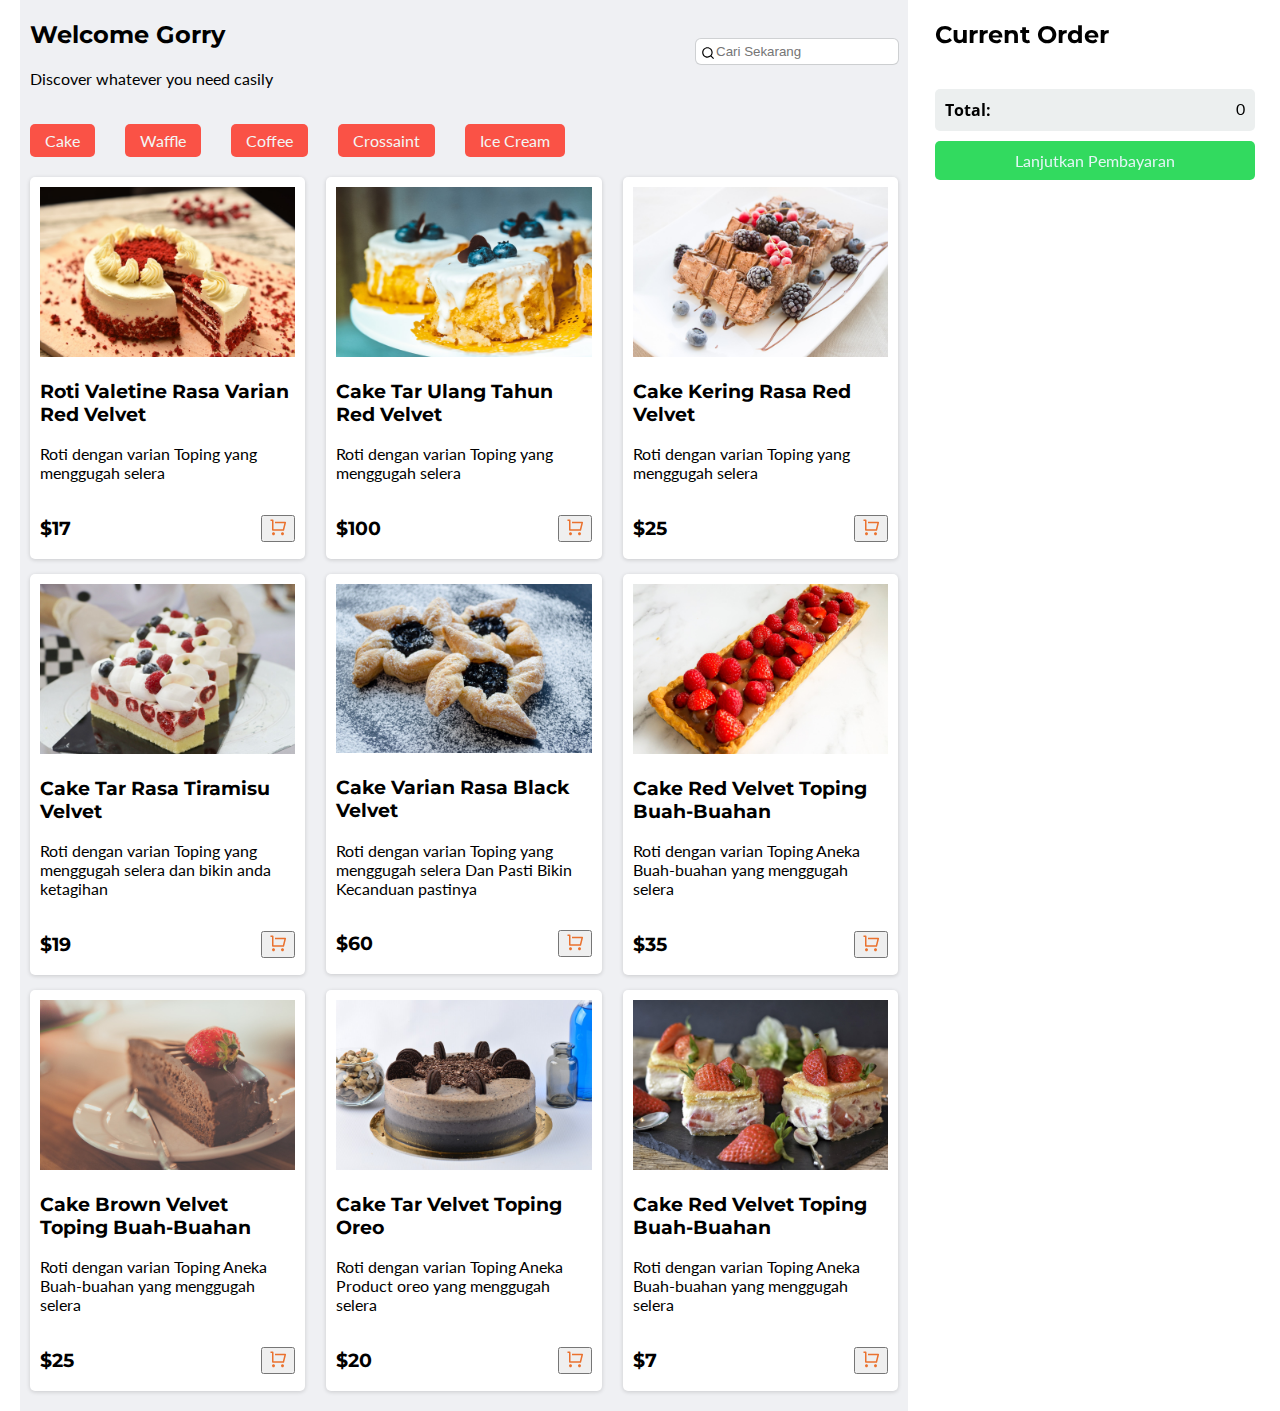
<file: index.html>
<!DOCTYPE html>
<html lang="en">

<head>
    <meta charset="UTF-8" />
    <meta name="viewport" content="width=device-width, initial-scale=1.0" />
    <link rel="stylesheet" href="./styles/global.css" />
    <link rel="stylesheet" href="./styles/index.css" />
    <title>Document</title>
</head>

<body>
    <div class="sidebar-coffee">
        <div class="currentOrder">
            <h2>Current Order</h2>
            <div class="order" id="order">

            </div>
            <div class="nota">

                <div>
                    <p><strong>Total:</strong></p>
                    <p id="total"><strong></strong></p>
                </div>
            </div>
            <button id="myBtn">Lanjutkan Pembayaran</button>
        </div>
        <div id="myModal" class="modal">

            <!-- Modal content -->
            <div class="modal-content">
                <span class="close">&times;</span>
                <h2>Lanjutkan Pembayaran</h2>
                <div class="lakukanPembayaran">
                    <input type="text" placeholder="Masukan uang anda" id="totalUang">
                </div>
                <div class="totalBelanja">
                    <p>Total Pembayaran</p>
                    <p id="totalHarga">$</p>
                </div>
                <div class="kembalianAnda">
                    <p>Total Kembalian Anda</p>
                    <p id="totalKembalian">$</p>
                </div>
                <div class="btn-class">
                    <!-- Trigger/Open The Modal -->
                    <button id="myClassBtn" onclick="cetakNota()">Cetak pembayaran</button>
                </div>
            </div>

        </div>
    </div>
    <div class="coffie-shop">
        <div class="container-1">
            <div>
                <h2>Welcome Gorry</h2>
                <p>Discover whatever you need casily</p>
            </div>
            <div class="search">
                <svg xmlns="http://www.w3.org/2000/svg" viewBox="0 0 24 24" width="14" height="14" fill="currentColor">
                    <path
                        d="M18.031 16.6168L22.3137 20.8995L20.8995 22.3137L16.6168 18.031C15.0769 19.263 13.124 20 11 20C6.032 20 2 15.968 2 11C2 6.032 6.032 2 11 2C15.968 2 20 6.032 20 11C20 13.124 19.263 15.0769 18.031 16.6168ZM16.0247 15.8748C17.2475 14.6146 18 12.8956 18 11C18 7.1325 14.8675 4 11 4C7.1325 4 4 7.1325 4 11C4 14.8675 7.1325 18 11 18C12.8956 18 14.6146 17.2475 15.8748 16.0247L16.0247 15.8748Z">
                    </path>
                </svg>
                <input type="text" title="pencarian" placeholder="Cari Sekarang" />
            </div>
        </div>
        <div class="menu">
            <a href="./index.html">Cake</a>
            <a href="./waffle.html">Waffle</a>
            <a href="./coffie.html">Coffee</a>
            <a href="">Crossaint</a>
            <a href="">Ice Cream</a>
        </div>
        <div class="container-cards">
            <div class="bungkus-1" id="makanan"></div>
        </div>
    </div>
    <script>
        document.addEventListener("DOMContentLoaded", () => {
            const index = fetch("./index.json");
            const card = document.getElementById("makanan");
            index.then((response) => {
                return response.json();
            })
                .then((data) => {
                    const products = data.products;
                    saveProductToLocalStorage(products);
                    card.innerHTML = getProducts(products);
                });
            const getProducts = (products) => {
                return products.map((product) => ` <div class="card" key="${product.id}">
        <img src="${product.img}" alt="" />
        <h3>${product.title}</h3>
        <p>
            ${product.description}
        </p>
        <div>
            <h3>$${product.price}</h3>
              <button id="masukKeranjang" onclick="addProductToCart(${product.id})"><svg xmlns="http://www.w3.org/2000/svg" viewBox="0 0 24 24" width="18" height="18" fill="rgba(234,113,46,1)"><path d="M4.00488 16V4H2.00488V2H5.00488C5.55717 2 6.00488 2.44772 6.00488 3V15H18.4433L20.4433 7H8.00488V5H21.7241C22.2764 5 22.7241 5.44772 22.7241 6C22.7241 6.08176 22.7141 6.16322 22.6942 6.24254L20.1942 16.2425C20.083 16.6877 19.683 17 19.2241 17H5.00488C4.4526 17 4.00488 16.5523 4.00488 16ZM6.00488 23C4.90031 23 4.00488 22.1046 4.00488 21C4.00488 19.8954 4.90031 19 6.00488 19C7.10945 19 8.00488 19.8954 8.00488 21C8.00488 22.1046 7.10945 23 6.00488 23ZM18.0049 23C16.9003 23 16.0049 22.1046 16.0049 21C16.0049 19.8954 16.9003 19 18.0049 19C19.1095 19 20.0049 19.8954 20.0049 21C20.0049 22.1046 19.1095 23 18.0049 23Z"></path></svg></button>
        </div>
      
    </div>`
                ).join("");
            };
            const panggil = getCardsFormLocalStorage();
            showSidebare(panggil);
        });
        // Add Product To Cart
        function addProductToCart(id) {
            const cards = getCardsFormLocalStorage();
            const produks = getProductFromLocalStorage();
            const productPilihan = produks.find((produk) => produk.id == id);
            const cardsPilihan = cards.some((card) => card.id == id)
            console.log(productPilihan)
            if (cardsPilihan) {
                counter += 1;
            }
            else {
                cards.push({ id: id, title: productPilihan.title, price: productPilihan.price, img: productPilihan.img, counter: 1, description: productPilihan.description });
            }
            saveCardsToLocalStorage(cards);
            showSidebare(cards);
        }
        function showSidebare(arg) {
            const order = document.getElementById("order");
            order.innerHTML = arg.map((product) => `  <div class="card" id="card" key="${product.id}">
          <div class="gambar">
            <img src="${product.img}" alt=""/>
          </div>
          <div class="text">           
              <strong id="title">${product.title}</strong>            
            <div class="harga">
              <strong>$${product.price}</strong>
              <div class="aksi">
                <button id="tambah" onclick="tambahJumlah(${product.id})">+</button>
                <p id="banyak">${product.counter}</p>
                <button id="kurang" onclick="kurangiJumlah(${product.id})">-</button>
              </div>
            </div>
          </div>
        </div>` ).join("");
            const carts = getCardsFormLocalStorage();
            totalHarga(carts);
        }

        // Function for add quantity
        function tambahJumlah(id) {
            const carts = getCardsFormLocalStorage();
            const products = carts.find((product) => product.id == id);
            if (products) {
                products.counter += 1;

            }
            totalHarga(carts);
            saveCardsToLocalStorage(carts);
            showSidebare(carts);
        }


        // Function for reduce quantity
        function kurangiJumlah(id) {
            const carts = getCardsFormLocalStorage();
            const products = carts.find((product) => product.id == id)
            if (products && products.counter > 0) {
                products.counter--;
                if (products.counter == 0) {
                    const index = carts.indexOf(products);
                    carts.splice(index, 1)
                }
            }
            totalHarga(carts);
            saveCardsToLocalStorage(carts);
            showSidebare(carts);
        }
        // function for total result
        function totalHarga(carts) {
            const total = carts.reduce((acc, product) => acc + product.price * product.counter, 0);
            document.getElementById("total").innerHTML = ` ${total}`
        }


        // fucntion for continue payment
        // Get the modal
        const modal = document.getElementById("myModal");

        // Get the button that opens the modal
        const btn = document.getElementById("myBtn");

        // Get the <span> element that closes the modal
        const span = document.getElementsByClassName("close")[0];

        // When the user clicks on the button, open the modal
        btn.onclick = function () {
            modal.style.display = "block";
        }

        // When the user clicks on <span> (x), close the modal
        span.onclick = function () {
            modal.style.display = "none";
        }

        // When the user clicks anywhere outside of the modal, close it
        window.onclick = function (event) {
            getTotalAkhir();
            if (event.target == modal) {
                modal.style.display = "none";
            }
        }
        // fuction for get the value for carts
        function getTotalAkhir() {
            const totalAkhirPembayaran = document.getElementById("totalHarga");
            const totalAkhirCarts = document.getElementById("total").textContent;
            totalAkhirPembayaran.textContent = totalAkhirCarts;
        }
        function cetakNota() {
            const getInput = parseFloat(document.getElementById("totalUang").value);
            const totalAkhirPembayaran = parseFloat(document.getElementById("totalHarga").textContent.replace("$", ""));
            const totalKembalian = document.getElementById("totalKembalian");
            const tampilKembalian = getInput - totalAkhirPembayaran;
            if (getInput < totalAkhirPembayaran) {
                alert(`Uang Anda Kurang ${tampilKembalian}`)
            }
            else {
                totalKembalian.textContent = ` ${tampilKembalian}`
            }
            console.log(tampilKembalian);
        }
        // Save Product To Local Storage
        function saveProductToLocalStorage(arg) {
            localStorage.setItem("products", JSON.stringify(arg));
        }
        // Get Product Form Local Storage
        function getProductFromLocalStorage() {
            const product = localStorage.getItem("products");
            return product ? JSON.parse(product) : [];
        }

        function saveCardsToLocalStorage(arg) {
            localStorage.setItem("cards", JSON.stringify(arg))
        }
        function getCardsFormLocalStorage() {
            const cards = localStorage.getItem("cards");
            return cards ? JSON.parse(cards) : [];
        }

    </script>
</body>

</html>
</file>
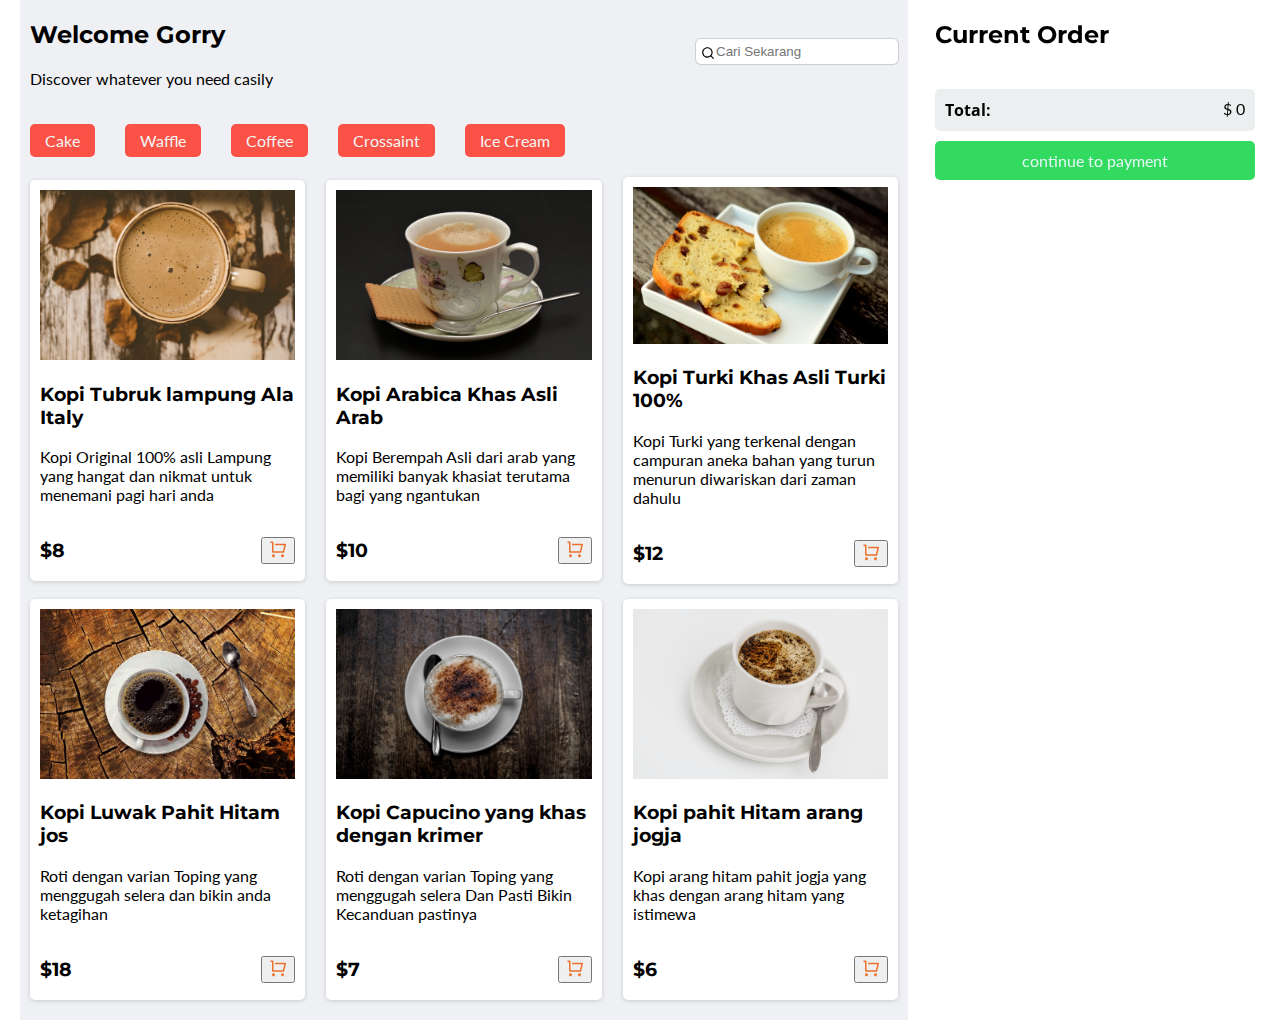
<file: coffie.html>
<!DOCTYPE html>
<html lang="en">

<head>
    <meta charset="UTF-8">
    <meta name="viewport" content="width=device-width, initial-scale=1.0">
    <link rel="stylesheet" href="./styles/global.css">
    <link rel="stylesheet" href="./styles/cofffie.css">
    <title>Document</title>
</head>

<body>
    <div class="sidebar-coffee">
        <div class="currentOrder">
            <h2>Current Order</h2>
            <div class="order" id="order">

            </div>
            <div class="nota">

                <div>
                    <p><strong>Total:</strong></p>
                    <p id="total"><strong></strong></p>
                </div>
            </div>
            <button class="pay">continue to payment</button>
        </div>
    </div>
    <div class="coffie-shop">
        <div class="container-1">
            <div>
                <h2>Welcome Gorry</h2>
                <p>Discover whatever you need casily</p>
            </div>
            <div class="search">
                <svg xmlns="http://www.w3.org/2000/svg" viewBox="0 0 24 24" width="14" height="14" fill="currentColor">
                    <path
                        d="M18.031 16.6168L22.3137 20.8995L20.8995 22.3137L16.6168 18.031C15.0769 19.263 13.124 20 11 20C6.032 20 2 15.968 2 11C2 6.032 6.032 2 11 2C15.968 2 20 6.032 20 11C20 13.124 19.263 15.0769 18.031 16.6168ZM16.0247 15.8748C17.2475 14.6146 18 12.8956 18 11C18 7.1325 14.8675 4 11 4C7.1325 4 4 7.1325 4 11C4 14.8675 7.1325 18 11 18C12.8956 18 14.6146 17.2475 15.8748 16.0247L16.0247 15.8748Z">
                    </path>
                </svg>
                <input type="text" title="pencarian" placeholder="Cari Sekarang" />
            </div>
        </div>
        <div class="menu">
            <a href="./index.html">Cake</a>
            <a href="./waffle.html">Waffle</a>
            <a href="./coffie.html">Coffee</a>
            <a href="">Crossaint</a>
            <a href="./ice-cream.html">Ice Cream</a>
        </div>
        <div class="container-cards">
            <div class="bungkus-1" id="makanan"></div>
        </div>
    </div>
    <script>
        document.addEventListener("DOMContentLoaded", () => {
            const index = fetch("./coffie.json");
            const card = document.getElementById("makanan");
            index.then((response) => {
                return response.json();
            })
                .then((data) => {
                    const products = data.products;
                    saveProductToLocalStorage(products);
                    card.innerHTML = getProducts(products);
                });
            const getProducts = (products) => {
                return products.map((product) => ` <div class="card" key="${product.id}">
        <img src="${product.img}" alt="" />
        <h3>${product.title}</h3>
        <p>
            ${product.description}
        </p>
        <div>
            <h3>$${product.price}</h3>
              <button id="masukKeranjang" onclick="addProductToCart(${product.id})"><svg xmlns="http://www.w3.org/2000/svg" viewBox="0 0 24 24" width="18" height="18" fill="rgba(234,113,46,1)"><path d="M4.00488 16V4H2.00488V2H5.00488C5.55717 2 6.00488 2.44772 6.00488 3V15H18.4433L20.4433 7H8.00488V5H21.7241C22.2764 5 22.7241 5.44772 22.7241 6C22.7241 6.08176 22.7141 6.16322 22.6942 6.24254L20.1942 16.2425C20.083 16.6877 19.683 17 19.2241 17H5.00488C4.4526 17 4.00488 16.5523 4.00488 16ZM6.00488 23C4.90031 23 4.00488 22.1046 4.00488 21C4.00488 19.8954 4.90031 19 6.00488 19C7.10945 19 8.00488 19.8954 8.00488 21C8.00488 22.1046 7.10945 23 6.00488 23ZM18.0049 23C16.9003 23 16.0049 22.1046 16.0049 21C16.0049 19.8954 16.9003 19 18.0049 19C19.1095 19 20.0049 19.8954 20.0049 21C20.0049 22.1046 19.1095 23 18.0049 23Z"></path></svg></button>
        </div>
      
    </div>`
                ).join("");
            };
            const panggil = getCardsFormLocalStorage();
            showSidebare(panggil);
        });
        // Add Product To Cart
        function addProductToCart(id) {
            const cards = getCardsFormLocalStorage();
            const produks = getProductFromLocalStorage();
            const productPilihan = produks.find((produk) => produk.id == id);
            const cardsPilihan = cards.some((card) => card.id == id)
            console.log(productPilihan)
            if (cardsPilihan) {
                counter += 1;
            }
            else {
                cards.push({ id: id, title: productPilihan.title, price: productPilihan.price, img: productPilihan.img, counter: 1, description: productPilihan.description });
            }
            saveCardsToLocalStorage(cards);
            showSidebare(cards);
        }
        function showSidebare(arg) {
            const order = document.getElementById("order");
            order.innerHTML = arg.map((product) => `  <div class="card" id="card" key="${product.id}">
          <div class="gambar">
            <img src="${product.img}" alt=""/>
          </div>
          <div class="text">           
              <strong id="title">${product.title}</strong>            
            <div class="harga">
              <strong>$${product.price}</strong>
              <div class="aksi">
                <button id="tambah" onclick="tambahJumlah(${product.id})">+</button>
                <p id="banyak">${product.counter}</p>
                <button id="kurang" onclick="kurangiJumlah(${product.id})">-</button>
              </div>
            </div>
          </div>
        </div>` ).join("");
            const carts = getCardsFormLocalStorage();
            totalHarga(carts);
        }

        // Function for add quantity
        function tambahJumlah(id) {
            const carts = getCardsFormLocalStorage();
            const products = carts.find((product) => product.id == id);
            if (products) {
                products.counter += 1;

            }
            totalHarga(carts);
            saveCardsToLocalStorage(carts);
            showSidebare(carts);
        }
        // Function for reduce quantity
        function kurangiJumlah(id) {
            const carts = getCardsFormLocalStorage();
            const products = carts.find((product) => product.id == id)
            if (products && products.counter > 0) {
                products.counter--;
                if (products.counter == 0) {
                    const index = carts.indexOf(products);
                    carts.splice(index, 1)
                }
            }
            totalHarga(carts);
            saveCardsToLocalStorage(carts);
            showSidebare(carts);
        }
        // function for total result
        function totalHarga(carts) {
            const total = carts.reduce((acc, product) => acc + product.price * product.counter, 0);
            document.getElementById("total").innerHTML = `$ ${total}`
        }
        // Save Product To Local Storage
        function saveProductToLocalStorage(arg) {
            localStorage.setItem("products", JSON.stringify(arg));
        }
        // Get Product Form Local Storage
        function getProductFromLocalStorage() {
            const product = localStorage.getItem("products");
            return product ? JSON.parse(product) : [];
        }

        function saveCardsToLocalStorage(arg) {
            localStorage.setItem("cards", JSON.stringify(arg))
        }
        function getCardsFormLocalStorage() {
            const cards = localStorage.getItem("cards");
            return cards ? JSON.parse(cards) : [];
        }

    </script>
</body>

</html>
</file>
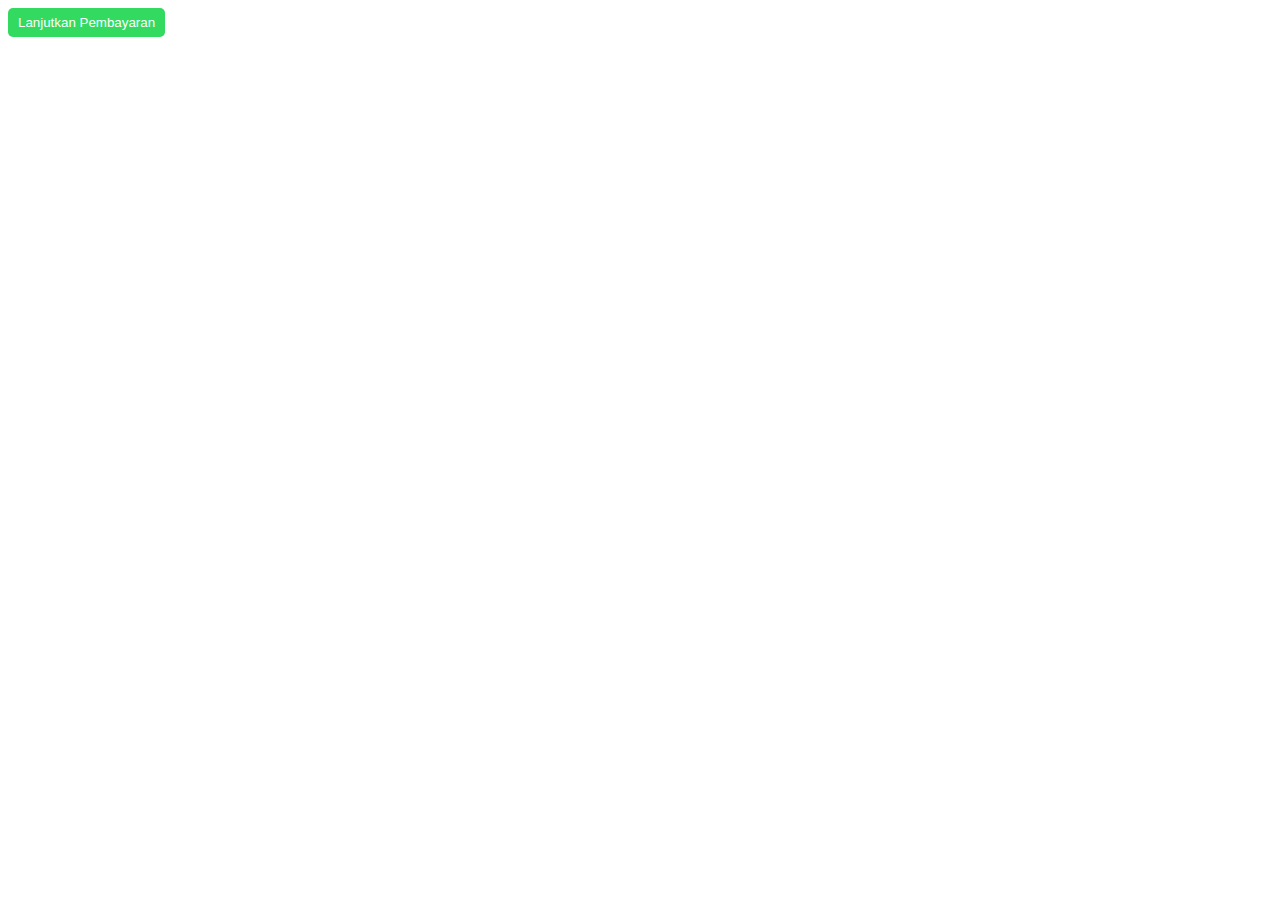
<file: continue-payment.html>
<!DOCTYPE html>
<html lang="en">

<head>
    <meta charset="UTF-8">
    <meta name="viewport" content="width=device-width, initial-scale=1.0">
    <title>Document</title>
</head>

<style>
    /* The Modal (background) */
    .modal {
        display: none;
        /* Hidden by default */
        position: fixed;
        /* Stay in place */
        z-index: 1;
        /* Sit on top */
        left: 0;
        top: 0;
        width: 100%;
        /* Full width */
        height: 100%;
        /* Full height */
        overflow: auto;
        /* Enable scroll if needed */
        background-color: rgb(0, 0, 0);
        /* Fallback color */
        background-color: rgba(0, 0, 0, 0.4);
        /* Black w/ opacity */
    }

    /* My BTN */
    #myBtn {
        background-color: #32da5f;
        color: #fefefe;
        border-radius: 5px;
        padding: 7px 10px;
        border: none;
    }

    /* Modal Content/Box */
    .modal-content {
        background-color: #fefefe;
        margin: 15% auto;
        /* 15% from the top and centered */
        padding: 20px;
        border: 1px solid #888;
        width: 80%;
        /* Could be more or less, depending on screen size */
    }

    /* My Modal */
    .modal-content p {
        margin: 10px 0px;
    }

    .btn-class button {
        background-color: #fa5246;
        border: none;
        padding: 7px;
        border-radius: 5px;
        color: #fefefe;
    }

    .btn-class button:hover {
        background-color: #ede7e7;
        color: black;
        cursor: pointer;
    }

    /* The Close Button */
    .close {
        color: #aaa;
        float: right;
        font-size: 28px;
        font-weight: bold;
    }

    .close:hover,
    .close:focus {
        color: black;
        text-decoration: none;
        cursor: pointer;
    }
</style>

<body>
    <!-- Trigger/Open The Modal -->
    <button id="myBtn">Lanjutkan Pembayaran</button>

    <!-- The Modal -->
    <div id="myModal" class="modal">

        <!-- Modal content -->
        <div class="modal-content">
            <span class="close">&times;</span>
            <h2>Lanjutkan Pembayaran</h2>
            <div class="lakukanPembayaran">
                <input type="text" placeholder="Masukan uang anda" id="totalUang">
            </div>
            <div class="totalBelanja">
                <p>Total Pembayaran</p>
                <p id="totalHarga">$</p>
            </div>
            <div class="kembalianAnda">
                <p>Total Kembalian Anda</p>
                <p id="TotalKembalian">$</p>
            </div>
            <div class="btn-class">
                <!-- Trigger/Open The Modal -->
                <button id="myClassBtn">Bayar</button>
            </div>
        </div>

    </div>


    <!-- The Modal -->

    <script>

        // Get the modal
        var modal = document.getElementById("myModal");

        // Get the button that opens the modal
        var btn = document.getElementById("myBtn");

        // Get the <span> element that closes the modal
        var span = document.getElementsByClassName("close")[0];

        // When the user clicks on the button, open the modal
        btn.onclick = function () {
            modal.style.display = "block";
        }

        // When the user clicks on <span> (x), close the modal
        span.onclick = function () {
            modal.style.display = "none";
        }

        // When the user clicks anywhere outside of the modal, close it
        window.onclick = function (event) {
            if (event.target == modal) {
                modal.style.display = "none";
            }
        }
    </script>
</body>

</html>
</file>
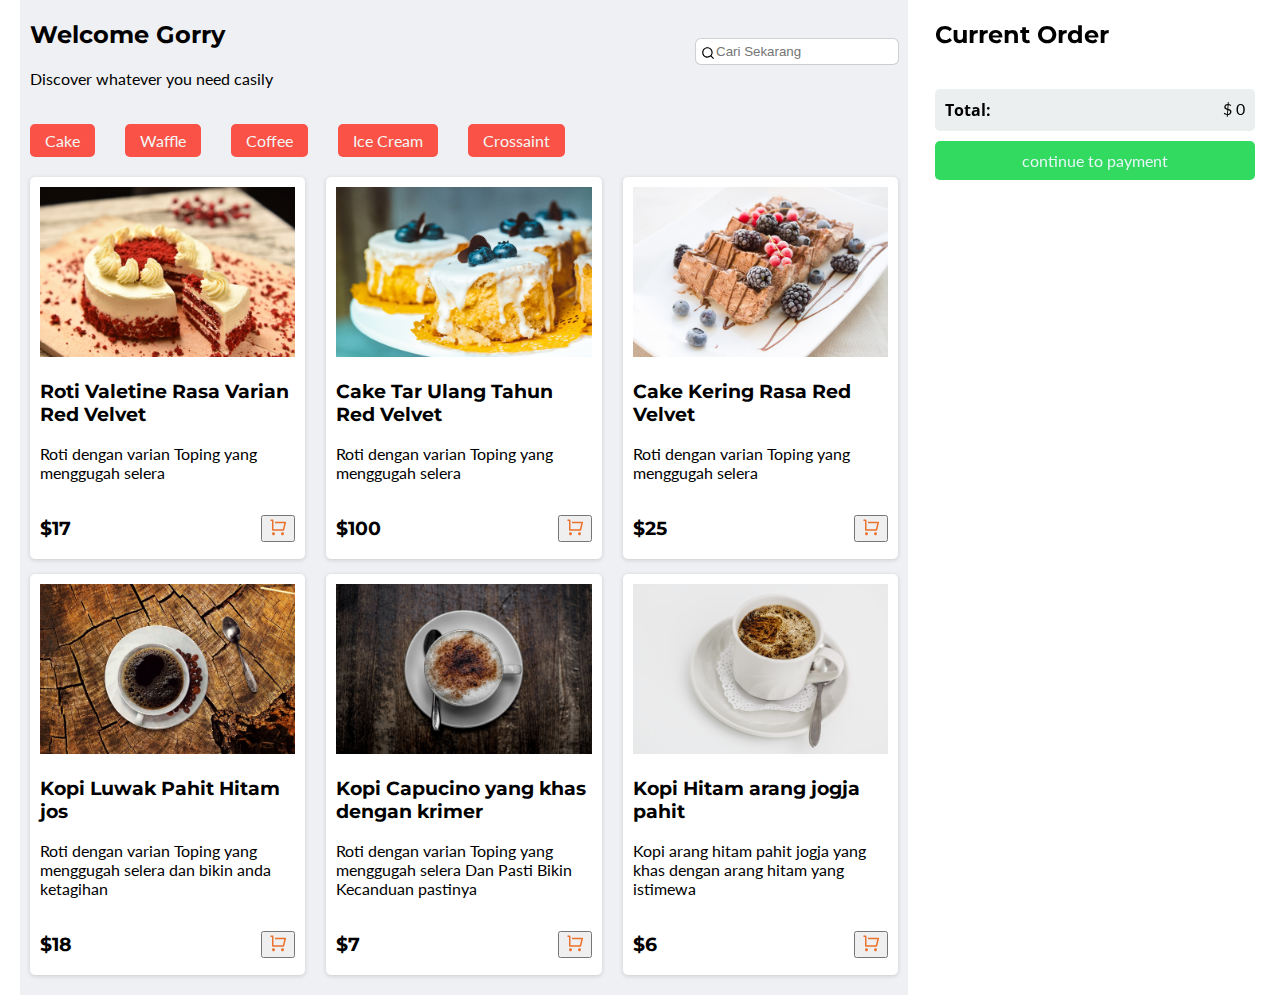
<file: ice-cream.html>
<!DOCTYPE html>
<html lang="en">
<head>
    <meta charset="UTF-8">
    <meta name="viewport" content="width=device-width, initial-scale=1.0">
    <link rel="stylesheet" href="./styles/ice-cream.css">
    <link rel="stylesheet" href="./styles/global.css">
    <title>Document</title>
</head>
<body>
    <div class="sidebar-coffee">
        <div class="currentOrder">
            <h2>Current Order</h2>
            <div class="order" id="order">

            </div>
            <div class="nota">

                <div>
                    <p><strong>Total:</strong></p>
                    <p id="total"><strong></strong></p>
                </div>
            </div>
            <button class="pay">continue to payment</button>
        </div>
    </div>
    <div class="coffie-shop">
        <div class="container-1">
            <div>
                <h2>Welcome Gorry</h2>
                <p>Discover whatever you need casily</p>
            </div>
            <div class="search">
                <svg xmlns="http://www.w3.org/2000/svg" viewBox="0 0 24 24" width="14" height="14" fill="currentColor">
                    <path
                        d="M18.031 16.6168L22.3137 20.8995L20.8995 22.3137L16.6168 18.031C15.0769 19.263 13.124 20 11 20C6.032 20 2 15.968 2 11C2 6.032 6.032 2 11 2C15.968 2 20 6.032 20 11C20 13.124 19.263 15.0769 18.031 16.6168ZM16.0247 15.8748C17.2475 14.6146 18 12.8956 18 11C18 7.1325 14.8675 4 11 4C7.1325 4 4 7.1325 4 11C4 14.8675 7.1325 18 11 18C12.8956 18 14.6146 17.2475 15.8748 16.0247L16.0247 15.8748Z">
                    </path>
                </svg>
                <input type="text" title="pencarian" placeholder="Cari Sekarang" />
            </div>
        </div>
        <div class="menu">
            <a href="./index.html">Cake</a>
            <a href="./waffle.html">Waffle</a>
            <a href="./coffie.html">Coffee</a>           
            <a href="./ice-cream.html">Ice Cream</a>
            <a href="">Crossaint</a>
        </div>
        <div class="container-cards">
            <div class="bungkus-1" id="makanan"></div>
        </div>
    </div>
    <script>
        document.addEventListener("DOMContentLoaded", () => {
            const index = fetch("./ice-cream.json");
            const card = document.getElementById("makanan");
            index.then((response) => {
                return response.json();
            })
                .then((data) => {
                    const products = data.products;
                    saveProductToLocalStorage(products);
                    card.innerHTML = getProducts(products);
                });
            const getProducts = (products) => {
                return products.map((product) => ` <div class="card" key="${product.id}">
        <img src="${product.img}" alt="" />
        <h3>${product.title}</h3>
        <p>
            ${product.description}
        </p>
        <div>
            <h3>$${product.price}</h3>
              <button id="masukKeranjang" onclick="addProductToCart(${product.id})"><svg xmlns="http://www.w3.org/2000/svg" viewBox="0 0 24 24" width="18" height="18" fill="rgba(234,113,46,1)"><path d="M4.00488 16V4H2.00488V2H5.00488C5.55717 2 6.00488 2.44772 6.00488 3V15H18.4433L20.4433 7H8.00488V5H21.7241C22.2764 5 22.7241 5.44772 22.7241 6C22.7241 6.08176 22.7141 6.16322 22.6942 6.24254L20.1942 16.2425C20.083 16.6877 19.683 17 19.2241 17H5.00488C4.4526 17 4.00488 16.5523 4.00488 16ZM6.00488 23C4.90031 23 4.00488 22.1046 4.00488 21C4.00488 19.8954 4.90031 19 6.00488 19C7.10945 19 8.00488 19.8954 8.00488 21C8.00488 22.1046 7.10945 23 6.00488 23ZM18.0049 23C16.9003 23 16.0049 22.1046 16.0049 21C16.0049 19.8954 16.9003 19 18.0049 19C19.1095 19 20.0049 19.8954 20.0049 21C20.0049 22.1046 19.1095 23 18.0049 23Z"></path></svg></button>
        </div>
      
    </div>`
                ).join("");
            };
            const panggil = getCardsFormLocalStorage();
            showSidebare(panggil);
        });
        // Add Product To Cart
        function addProductToCart(id) {
            const cards = getCardsFormLocalStorage();
            const produks = getProductFromLocalStorage();
            const productPilihan = produks.find((produk) => produk.id == id);
            const cardsPilihan = cards.some((card) => card.id == id)
            console.log(productPilihan)
            if (cardsPilihan) {
                counter += 1;
            }
            else {
                cards.push({ id: id, title: productPilihan.title, price: productPilihan.price, img: productPilihan.img, counter: 1, description: productPilihan.description });
            }
            saveCardsToLocalStorage(cards);
            showSidebare(cards);
        }
        function showSidebare(arg) {
            const order = document.getElementById("order");
            order.innerHTML = arg.map((product) => `  <div class="card" id="card" key="${product.id}">
          <div class="gambar">
            <img src="${product.img}" alt=""/>
          </div>
          <div class="text">           
              <strong id="title">${product.title}</strong>            
            <div class="harga">
              <strong>$${product.price}</strong>
              <div class="aksi">
                <button id="tambah" onclick="tambahJumlah(${product.id})">+</button>
                <p id="banyak">${product.counter}</p>
                <button id="kurang" onclick="kurangiJumlah(${product.id})">-</button>
              </div>
            </div>
          </div>
        </div>` ).join("");
            const carts = getCardsFormLocalStorage();
            totalHarga(carts);
        }

        // Function for add quantity
        function tambahJumlah(id) {
            const carts = getCardsFormLocalStorage();
            const products = carts.find((product) => product.id == id);
            if (products) {
                products.counter += 1;

            }
            totalHarga(carts);
            saveCardsToLocalStorage(carts);
            showSidebare(carts);
        }
        // Function for reduce quantity
        function kurangiJumlah(id) {
            const carts = getCardsFormLocalStorage();
            const products = carts.find((product) => product.id == id)
            if (products && products.counter > 0) {
                products.counter--;
                if (products.counter == 0) {
                    const index = carts.indexOf(products);
                    carts.splice(index, 1)
                }
            }
            totalHarga(carts);
            saveCardsToLocalStorage(carts);
            showSidebare(carts);
        }
        // function for total result
        function totalHarga(carts) {
            const total = carts.reduce((acc, product) => acc + product.price * product.counter, 0);
            document.getElementById("total").innerHTML = `$ ${total}`
        }
        // Save Product To Local Storage
        function saveProductToLocalStorage(arg) {
            localStorage.setItem("products", JSON.stringify(arg));
        }
        // Get Product Form Local Storage
        function getProductFromLocalStorage() {
            const product = localStorage.getItem("products");
            return product ? JSON.parse(product) : [];
        }

        function saveCardsToLocalStorage(arg) {
            localStorage.setItem("cards", JSON.stringify(arg))
        }
        function getCardsFormLocalStorage() {
            const cards = localStorage.getItem("cards");
            return cards ? JSON.parse(cards) : [];
        }

    </script>
</body>
</html>
</file>
<file: styles/global.css>
@import url("https://fonts.googleapis.com/css2?family=Lato:ital,wght@0,100;0,300;0,400;0,700;0,900;1,100;1,300;1,400;1,700;1,900&display=swap");
@import url("https://fonts.googleapis.com/css2?family=Montserrat:ital,wght@0,100..900;1,100..900&display=swap");
@import url("https://fonts.googleapis.com/css2?family=Open+Sans:ital,wght@0,300..800;1,300..800&display=swap");

:root {
  --font-paragraf: "Lato", sans-serif;
  --font-subjudul: "Open Sans", sans-serif;
  --font-judul: "Montserrat", sans-serif;
}

h1,
h2,
h3 {
    font-family: var(--font-judul);
}

h4,
h5,
h6,
strong {
    font-family: var(--font-subjudul);
}

p, a, button {
    font-family: var(--font-paragraf);
}
</file>
<file: styles/index.css>
body {
  margin: 0px;
  padding: 0px 20px;
  box-sizing: border-box;
  display: flex;
  flex-direction: row;
  width: 100%;
  gap: 0px;
}
.coffie-shop {
  width: 70%;
  padding: 0px 10px;
  background-color: #eff0f3;
}
.sidebar-coffee {
  width: 25%;
  position: fixed;
  right: 25px;
}
.container-1 {
  display: flex;
  align-items: center;
  justify-content: space-between;
}
.container-1 .search {
  position: relative;
  display: flex;
  align-items: center;
  gap: 10px;
}
.container-1 .search input {
  padding: 5px;
  border-radius: 5px;
  padding-left: 20px;
  border: none;
  box-shadow: rgba(0, 0, 0, 0.02) 0px 1px 3px 0px,
    rgba(27, 31, 35, 0.15) 0px 0px 0px 1px;
}
.container-1 .search svg {
  position: absolute;
  left: 5px;
  top: 7px;
}
.menu {
  margin: 20px 0px;
  display: flex;
  gap: 30px;
}
.menu a {
  padding: 7px 15px;
  border-radius: 5px;
  text-decoration: none;
  background-color: #fa5246;
  color: #f2f7f5;
}
.menu a:hover {
  background-color: #ffffff;
  color: rgb(4, 4, 4);
  cursor: pointer;
}
.container-cards {
  display: flex;
  flex-direction: column;
  width: 100%;
  gap: 20px;
}
.container-cards .bungkus-1 {
  display: flex;
  justify-content: space-between;
  flex-wrap: wrap;
  align-items: center;
  gap: 15px;
  width: 100%;
  padding-bottom: 20px;
}
.bungkus-1 .card {
  width: 29.4%;
  box-shadow: rgba(0, 0, 0, 0.16) 0px 1px 4px;
  padding: 10px 10px 0px 10px;
  border-radius: 5px;
  background-color: #ffffff;
}

.bungkus-1 .card div {
  display: flex;
  align-items: center;
  justify-content: space-between;
}
.card img {
  width: 100%;
}
.card div {
  display: flex;
  align-items: center;
  margin: 0px;
}
.currentOrder {
  width: 100%;
  display: flex;
  flex-direction: column;
  justify-content: space-between;
}
.currentOrder .order {
  display: flex;
  flex-direction: column;
  gap: 10px;
}
.currentOrder .order .card {
  width: 96%;
  display: flex;
  align-items: center;
  padding: 5px;
  border-radius: 5px;
}
.currentOrder .card .gambar {
  width: 45%;
  height: 100%;
}
.currentOrder .order .gambar img {
  border-radius: 5px;
  width: 100%;
}
.order {
  max-height: 250px;
  overflow-y: auto;
  width: 100%;
}
.order .card {
  display: flex;
  gap: 10px;
  margin: 0px;
  box-shadow: rgba(0, 0, 0, 0.16) 0px 1px 4px;
}
.order .card .text {
  width: 90%;
  display: flex;
  flex-direction: column;
  gap: 10px;
}
.order .card .text p {
  margin: 0px;
  padding: 0px;
  font-size: medium;
}
.order .card .text .harga {
  display: flex;
  width: 100%;
  justify-content: space-between;
}
.order .card .text .aksi {
  display: flex;
  gap: 4px;
  justify-content: space-between;
  right: 20px;
}
.order .card .text .aksi button {
  background-color: #fa5246;
  color: #e3f6f5;
  border: none;
  border-radius: 5px;
}
.nota {
  margin-top: 20px;
  display: flex;
  flex-direction: column;
  background-color: #ecefef;
  border-radius: 5px;
  padding: 5px;
}
.nota p {
  margin: 5px;
}
.nota div {
  display: flex;
  justify-content: space-between;
}

/* Continue To payment */
.modal {
  display: none; /* Hidden by default */
  position: fixed; /* Stay in place */
  z-index: 1; /* Sit on top */
  left: 0;
  top: 0;
  width: 100%; /* Full width */
  height: 100%; /* Full height */
  overflow: hidden; /* Enable scroll if needed */
  background-color: rgb(0, 0, 0); /* Fallback color */
  background-color: rgba(0, 0, 0, 0.4); /* Black w/ opacity */
}
/* My BTN */
#myBtn {
  background-color: #32da5f;
  color: #e3f6f5;
  border-radius: 5px;
  font-size: medium;
  padding: 10px;
  border: none; 
  margin-top: 10px;
}

/* Modal Content/Box */
.modal-content {
  background-color: #fefefe;
  margin: 15% auto;
  padding: 10px 20px 20px 20px;
  border: 1px solid #888;
  width: 30%;
}
.modal-content .lakukanPembayaran input {
  padding: 7px;
  border: 1px solid black;
}
/* My Modal */
.modal-content p {
  margin: 10px 0px;
}

.btn-class button {
  background-color: #fa5246;
  border: none;
  padding: 7px;
  border-radius: 5px;
  color: #fefefe;
}

.btn-class button:hover {
  background-color: #ede7e7;
  color: black;
  cursor: pointer;
}

/* The Close Button */
.close {
  color: #aaa;
  float: right;
  font-size: 28px;
  font-weight: bold;
}

.close:hover,
.close:focus {
  color: black;
  text-decoration: none;
  cursor: pointer;
}
</file>
<file: styles/cofffie.css>
body {
    margin: 0px;
    padding: 0px 20px;
    box-sizing: border-box;
    display: flex;
    flex-direction: row;
    width: 100%;
    gap: 0px;
  }
  .coffie-shop {
    width: 70%;
    padding: 0px 10px;
    background-color: #eff0f3;
  }
  .sidebar-coffee {
    width: 25%;
    position: fixed;
    right: 25px;
  }
  .container-1 {
    display: flex;
    align-items: center;
    justify-content: space-between;
  }
  .container-1 .search {
    position: relative;
    display: flex;
    align-items: center;
    gap: 10px;
  }
  .container-1 .search input {
    padding: 5px;
    border-radius: 5px;
    padding-left: 20px;
    border: none;
    box-shadow: rgba(0, 0, 0, 0.02) 0px 1px 3px 0px,
      rgba(27, 31, 35, 0.15) 0px 0px 0px 1px;
  }
  .container-1 .search svg {
    position: absolute;
    left: 5px;
    top: 7px;
  }
  .menu {
    margin: 20px 0px;
    display: flex;
    gap: 30px;
  }
  .menu a {
    padding: 7px 15px;
    border-radius: 5px;
    text-decoration: none;
    background-color: #fa5246;
    color: #f2f7f5;
  }
  .menu a:hover {
    background-color: #ffffff;
    color: rgb(4, 4, 4);
    cursor: pointer;
  }
  .container-cards {
    display: flex;
    flex-direction: column;
    width: 100%;
    gap: 20px;
  }
  .container-cards .bungkus-1 {
    display: flex;
    justify-content: space-between;
    flex-wrap: wrap;
    align-items: center;
    gap: 15px;
    width: 100%;
    padding-bottom: 20px;
  }
  .bungkus-1 .card {
    width: 29.4%;
    box-shadow: rgba(0, 0, 0, 0.16) 0px 1px 4px;
    padding: 10px 10px 0px 10px;
    border-radius: 5px;
    background-color: #ffffff;
  }
  .bungkus-1 .card div {
    display: flex;
    align-items: center;
    justify-content: space-between;
  }
  .card img {
    width: 100%;
  }
  .card div {
    display: flex;
    align-items: center;
    margin: 0px;
  }
  .currentOrder {
    width: 100%;
    display: flex;
    flex-direction: column;
    justify-content: space-between;
  }
  .currentOrder .order {
    display: flex;
    flex-direction: column;
    gap: 10px;
  }
  .currentOrder .order .card {
    width: 96%;
    display: flex;
    align-items: center;
    padding: 5px;
    border-radius: 5px;
  }
  .currentOrder .card .gambar {
    width: 45%;
    height: 100%;
  }
  .currentOrder .order .gambar img {
    border-radius: 5px;
    width: 100%;
  }
  .order {
    max-height: 250px;
    overflow-y: auto;
    width: 100%;
  }
  .order .card {
    display: flex;
    gap: 10px;
    margin: 0px;
    box-shadow: rgba(0, 0, 0, 0.16) 0px 1px 4px;
    width: 90%;
  }
  .order .card .text {
    width: 90%;
    display: flex;
    flex-direction: column;
    gap: 10px;
  }
  .order .card .text p {
    margin: 0px;
    padding: 0px;
    font-size: medium;
  }
  .order .card .text .harga {
    display: flex;
    width: 100%;
    justify-content: space-between;
  }
  .order .card .text .aksi {
    display: flex;
    gap: 4px;
    justify-content: space-between;
    right: 20px;
  }
  .order .card .text .aksi button {
    background-color: #fa5246;
    color: #e3f6f5;
    border: none;
    border-radius: 5px;
  }
  .nota {
    margin-top: 20px;
    display: flex;
    flex-direction: column;
    background-color: #ecefef;
    border-radius: 5px;
    padding: 5px;
  }
  .nota p {
    margin: 5px;
  }
  .nota div {
    display: flex;
    justify-content: space-between;
  }
  .currentOrder .pay {
    background-color: #32da5f;
    border: none;
    color: #e3f6f5;
    font-size: medium;
    border-radius: 5px;
    padding: 10px;
    margin-top: 10px;
  }
</file>
<file: styles/ice-cream.css>
body {
    margin: 0px;
    padding: 0px 20px;
    box-sizing: border-box;
    display: flex;
    flex-direction: row;
    width: 100%;
    gap: 0px;
  }
  .coffie-shop {
    width: 70%;
    padding: 0px 10px;
    background-color: #eff0f3;
  }
  .sidebar-coffee {
    width: 25%;
    position: fixed;
    right: 25px;
  }
  .container-1 {
    display: flex;
    align-items: center;
    justify-content: space-between;
  }
  .container-1 .search {
    position: relative;
    display: flex;
    align-items: center;
    gap: 10px;
  }
  .container-1 .search input {
    padding: 5px;
    border-radius: 5px;
    padding-left: 20px;
    border: none;
    box-shadow: rgba(0, 0, 0, 0.02) 0px 1px 3px 0px,
      rgba(27, 31, 35, 0.15) 0px 0px 0px 1px;
  }
  .container-1 .search svg {
    position: absolute;
    left: 5px;
    top: 7px;
  }
  .menu {
    margin: 20px 0px;
    display: flex;
    gap: 30px;
  }
  .menu a {
    padding: 7px 15px;
    border-radius: 5px;
    text-decoration: none;
    background-color: #fa5246;
    color: #f2f7f5;
  }
  .menu a:hover {
    background-color: #ffffff;
    color: rgb(4, 4, 4);
    cursor: pointer;
  }
  .container-cards {
    display: flex;
    flex-direction: column;
    width: 100%;
    gap: 20px;
  }
  .container-cards .bungkus-1 {
    display: flex;
    justify-content: space-between;
    flex-wrap: wrap;
    align-items: center;
    gap: 15px;
    width: 100%;
    padding-bottom: 20px;
  }
  .bungkus-1 .card {
    width: 29.4%;
    box-shadow: rgba(0, 0, 0, 0.16) 0px 1px 4px;
    padding: 10px 10px 0px 10px;
    border-radius: 5px;
    background-color: #ffffff;
  }
  .bungkus-1 .card div {
    display: flex;
    align-items: center;
    justify-content: space-between;
  }
  .card img {
    width: 100%;
  }
  .card div {
    display: flex;
    align-items: center;
    margin: 0px;
  }
  .currentOrder {
    width: 100%;
    display: flex;
    flex-direction: column;
    justify-content: space-between;
  }
  .currentOrder .order {
    display: flex;
    flex-direction: column;
    gap: 10px;
  }
  .currentOrder .order .card {
    width: 96%;
    display: flex;
    align-items: center;
    padding: 5px;
    border-radius: 5px;
  }
  .currentOrder .card .gambar {
    width: 45%;
    height: 100%;
  }
  .currentOrder .order .gambar img {
    border-radius: 5px;
    width: 100%;
  }
  .order {
    max-height: 250px;
    overflow-y: auto;
    width: 100%;
  }
  .order .card {
    display: flex;
    gap: 10px;
    margin: 0px;
    box-shadow: rgba(0, 0, 0, 0.16) 0px 1px 4px;
    width: 90%;
  }
  .order .card .text {
    width: 90%;
    display: flex;
    flex-direction: column;
    gap: 10px;
  }
  .order .card .text p {
    margin: 0px;
    padding: 0px;
    font-size: medium;
  }
  .order .card .text .harga {
    display: flex;
    width: 100%;
    justify-content: space-between;
  }
  .order .card .text .aksi {
    display: flex;
    gap: 4px;
    justify-content: space-between;
    right: 20px;
  }
  .order .card .text .aksi button {
    background-color: #fa5246;
    color: #e3f6f5;
    border: none;
    border-radius: 5px;
  }
  .nota {
    margin-top: 20px;
    display: flex;
    flex-direction: column;
    background-color: #ecefef;
    border-radius: 5px;
    padding: 5px;
  }
  .nota p {
    margin: 5px;
  }
  .nota div {
    display: flex;
    justify-content: space-between;
  }
  .currentOrder .pay {
    background-color: #32da5f;
    border: none;
    color: #e3f6f5;
    font-size: medium;
    border-radius: 5px;
    padding: 10px;
    margin-top: 10px;
  }
</file>
